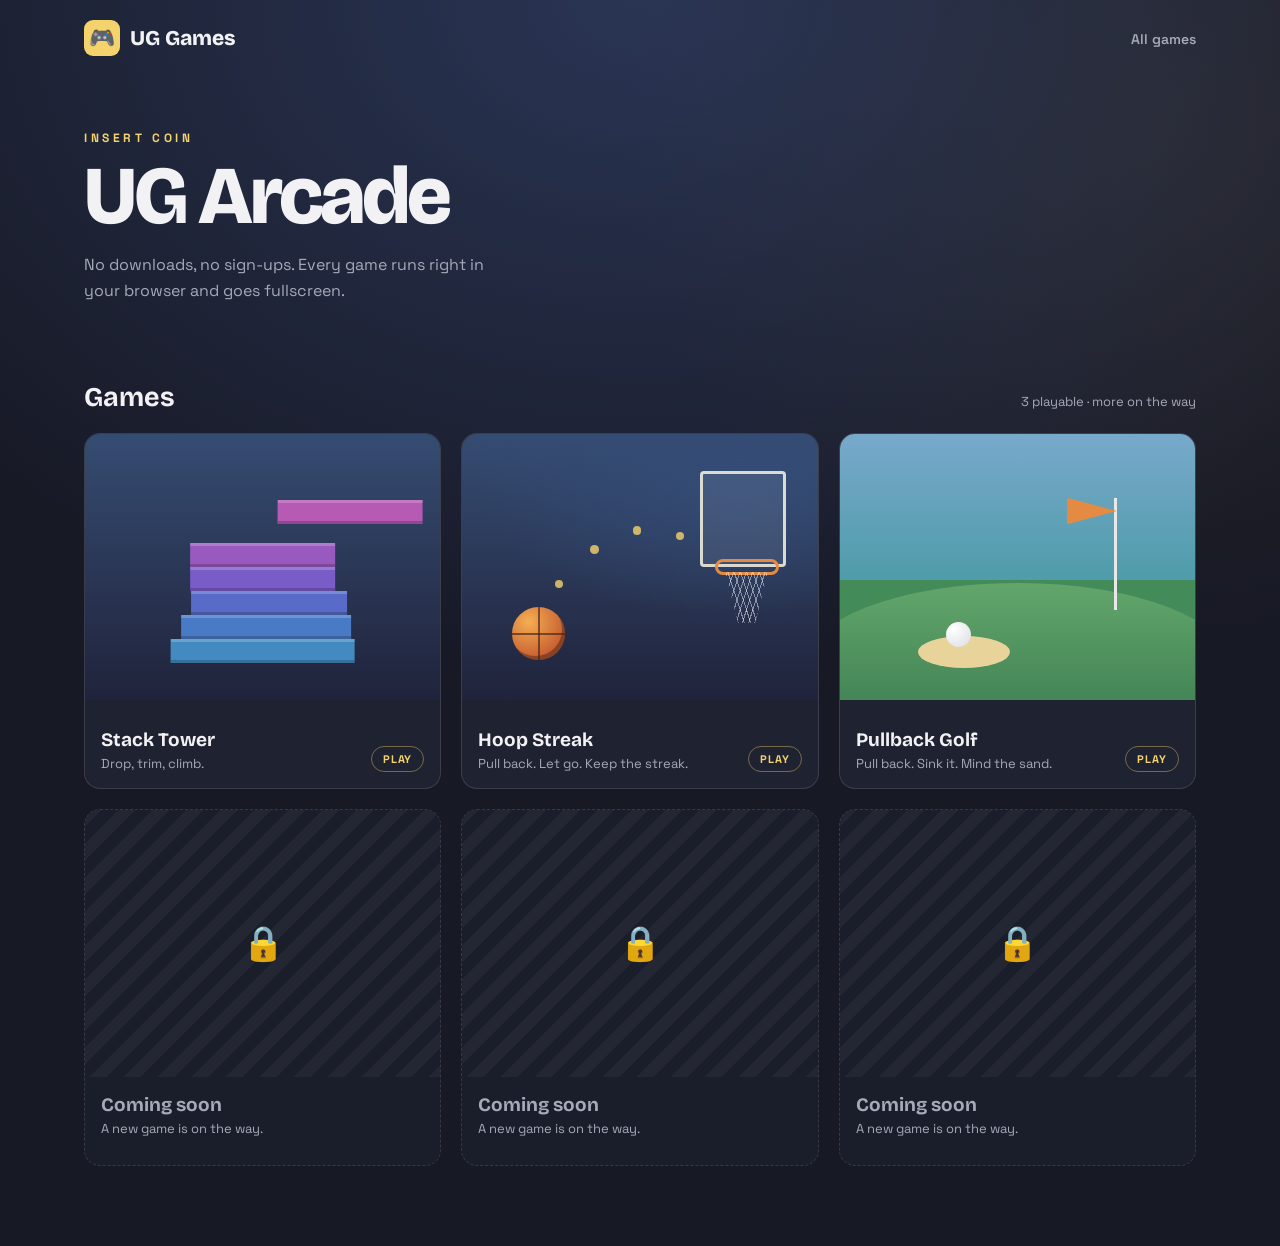
<file: public/index.html>
<!DOCTYPE html>
<html lang="en">
<head>
<meta charset="UTF-8">
<meta name="viewport" content="width=device-width, initial-scale=1">
<title>UG Games — Free browser games</title>
<meta name="description" content="Quick, free browser games you can play instantly.">
<link rel="preconnect" href="https://fonts.googleapis.com">
<link rel="preconnect" href="https://fonts.gstatic.com" crossorigin>
<link href="https://fonts.googleapis.com/css2?family=Bricolage+Grotesque:wght@400;600;700;800&family=Space+Grotesk:wght@400;500;600;700&display=swap" rel="stylesheet">

<style>
:root {
  color-scheme: dark;
  --bg: #171925;
  --card: #222634;
  --text: #f2f2f5;
  --muted: #a6a9b8;
  --gold: #f5d36c;
  --border: rgba(255,255,255,.12);
  --glow: 0 18px 50px -12px rgba(245,211,108,.35);
}

* { box-sizing: border-box; }

body {
  margin: 0;
  min-height: 100vh;
  background:
    radial-gradient(120% 90% at 50% 0%, rgba(50,65,105,.7), transparent 60%),
    radial-gradient(60% 60% at 90% 10%, rgba(150,120,55,.13), transparent 70%),
    var(--bg);
  color: var(--text);
  font-family: "Space Grotesk", sans-serif;
}

header {
  max-width: 1152px;
  margin: auto;
  padding: 20px;
  display: flex;
  align-items: center;
  justify-content: space-between;
}

.brand {
  display: flex;
  align-items: center;
  gap: 10px;
  color: var(--text);
  text-decoration: none;
  font-family: "Bricolage Grotesque", sans-serif;
  font-size: 21px;
  font-weight: 800;
}

.brand-icon {
  width: 36px;
  height: 36px;
  display: grid;
  place-items: center;
  border-radius: 9px;
  background: var(--gold);
  color: #292518;
  font-size: 21px;
}

nav a {
  color: var(--muted);
  font-size: 14px;
  font-weight: 600;
  text-decoration: none;
}

nav a:hover { color: white; }

main {
  width: 100%;
  max-width: 1152px;
  margin: auto;
  padding: 0 20px 80px;
}

.hero { padding: 42px 0 60px; }

.eyebrow {
  color: var(--gold);
  font-size: 12px;
  font-weight: 700;
  letter-spacing: .3em;
  text-transform: uppercase;
  animation: blink 1.6s ease-in-out infinite;
}

h1 {
  margin: 12px 0;
  font-family: "Bricolage Grotesque", sans-serif;
  font-size: clamp(52px, 8vw, 82px);
  font-weight: 800;
  line-height: .95;
  letter-spacing: -.04em;
}

.intro {
  max-width: 420px;
  color: var(--muted);
  line-height: 1.65;
}

.section-heading {
  display: flex;
  align-items: baseline;
  justify-content: space-between;
  gap: 12px;
  margin-bottom: 20px;
}

.section-heading h2 {
  margin: 0;
  font-family: "Bricolage Grotesque", sans-serif;
  font-size: 27px;
}

.section-heading span {
  color: var(--muted);
  font-size: 13px;
}

.games {
  display: grid;
  grid-template-columns: repeat(3, minmax(0, 1fr));
  gap: 20px;
}

.game-card {
  display: block;
  overflow: hidden;
  border: 1px solid var(--border);
  border-radius: 16px;
  background: rgba(34,38,52,.85);
  color: var(--text);
  text-decoration: none;
  transition: transform .25s, box-shadow .25s, border-color .25s;
}

.game-card:hover {
  transform: translateY(-5px);
  box-shadow: var(--glow);
  border-color: rgba(245,211,108,.4);
}

.thumb {
  position: relative;
  width: 100%;
  aspect-ratio: 4 / 3;
  overflow: hidden;
  background: linear-gradient(180deg,#354c72,#20233b);
}

.card-info {
  min-height: 88px;
  padding: 16px;
  display: flex;
  align-items: end;
  justify-content: space-between;
  gap: 10px;
}

.card-title {
  margin: 0;
  font-family: "Bricolage Grotesque", sans-serif;
  font-size: 19px;
  font-weight: 700;
}

.tagline {
  margin: 4px 0 0;
  color: var(--muted);
  font-size: 13px;
}

.play {
  padding: 5px 11px;
  border: 1px solid rgba(245,211,108,.4);
  border-radius: 30px;
  color: var(--gold);
  font-size: 11px;
  font-weight: 700;
  letter-spacing: .08em;
  text-transform: uppercase;
}

/* Stack Tower illustration */
.thumb-stack { overflow: hidden; }

.blk {
  position: absolute;
  left: 50%;
  height: 9%;
  box-shadow: inset 0 3px 0 rgba(255,255,255,.2),
              inset 0 -3px 0 rgba(0,0,0,.2);
  transition: transform .4s;
}

.blk:nth-child(1) { bottom:14%; width:52%; translate:-50% 0; background:#438ac0; }
.blk:nth-child(2) { bottom:23%; width:48%; translate:-48% 0; background:#487ac5; }
.blk:nth-child(3) { bottom:32%; width:44%; translate:-46% 0; background:#586bc8; }
.blk:nth-child(4) { bottom:41%; width:41%; translate:-50% 0; background:#795cc7; }
.blk:nth-child(5) { bottom:50%; width:41%; translate:-50% 0; background:#995ac0; }
.blk:nth-child(6) { bottom:66%; width:41%; translate:10% 0; background:#b65ab4; }
.game-card:hover .blk:nth-child(6) { transform:translateX(-60%); }

/* Hoop Streak illustration */
.thumb-hoop {
  background:
    radial-gradient(120% 90% at 78% 14%,#344c76,transparent 62%),
    linear-gradient(180deg,#354c72,#20233b);
}

.board {
  position:absolute;
  top:14%; right:9%;
  width:24%; height:36%;
  border:3px solid rgba(245,242,225,.85);
  border-radius:4px;
  background:rgba(255,255,255,.08);
}

.rim {
  position:absolute;
  top:47%; right:11%;
  width:18%; height:6%;
  border:3px solid #e58a42;
  border-radius:999px;
}

.net {
  position:absolute;
  top:52%; right:14%;
  width:12%; height:19%;
  background:
    repeating-linear-gradient(72deg,rgba(255,255,255,.45) 0 1px,transparent 1px 6px),
    repeating-linear-gradient(-72deg,rgba(255,255,255,.45) 0 1px,transparent 1px 6px);
  clip-path:polygon(0 0,100% 0,70% 100%,30% 100%);
}

.dot {
  position:absolute;
  width:2.4%;
  aspect-ratio:1;
  border-radius:50%;
  background:rgba(245,211,108,.8);
}

.dot:nth-child(4) { left:26%; bottom:42%; }
.dot:nth-child(5) { left:36%; bottom:55%; }
.dot:nth-child(6) { left:48%; bottom:62%; }
.dot:nth-child(7) { left:60%; bottom:60%; }

.ball {
  position:absolute;
  left:14%; bottom:15%;
  width:15%; aspect-ratio:1;
  border-radius:50%;
  background:radial-gradient(circle at 32% 28%,#f5ae53,#c65d31 72%);
  box-shadow:inset -3px -4px 0 rgba(0,0,0,.3);
  transition:transform .55s;
}

.ball::before, .ball::after {
  content:"";
  position:absolute;
  background:rgba(70,35,20,.65);
}

.ball::before {
  left:50%; top:0; bottom:0;
  width:2px; transform:translateX(-50%);
}

.ball::after {
  top:50%; left:0; right:0;
  height:2px; transform:translateY(-50%);
}

.game-card:hover .ball { transform:translate(330%,-175%); }

/* Pullback Golf illustration */
.thumb-golf {
  background:linear-gradient(180deg,#78a9cb,#4f9caa 55%,#438b59 55%);
}

.hill {
  position:absolute;
  left:-10%; right:-10%; bottom:-18%;
  height:62%;
  border-radius:50% 50% 0 0;
  background:linear-gradient(180deg,#62a66b,#39784e);
}

.bunker {
  position:absolute;
  left:22%; bottom:12%;
  width:26%; height:12%;
  border-radius:50%;
  background:#e8d49a;
}

.pole {
  position:absolute;
  right:22%; bottom:34%;
  width:3px; height:42%;
  background:#e8e8e8;
}

.flag {
  position:absolute;
  right:22%; bottom:66%;
  width:14%; height:10%;
  background:#e58a42;
  clip-path:polygon(0 0,100% 50%,0 100%);
  transition:transform .4s;
}

.gball {
  position:absolute;
  left:30%; bottom:20%;
  width:7%; aspect-ratio:1;
  border-radius:50%;
  background:radial-gradient(circle at 32% 28%,white,#d9dce2);
  transition:transform .55s;
}

.game-card:hover .gball { transform:translate(560%,30%); }
.game-card:hover .flag { transform:scaleX(1.15); }

/* Coming soon cards */
.placeholder {
  display:grid;
  place-items:center;
  background:repeating-linear-gradient(135deg,rgba(255,255,255,.04) 0 12px,transparent 12px 24px);
  color:var(--muted);
  font-size:34px;
}

.coming {
  border-style:dashed;
  background:rgba(34,38,52,.4);
}

.coming .card-title { color:var(--muted); }
.coming .card-info { display:block; }

@keyframes blink {
  0%,100% { opacity:1; }
  50% { opacity:.35; }
}

@media(max-width:750px) {
  .games { grid-template-columns:repeat(2,minmax(0,1fr)); }
}

@media(max-width:480px) {
  .games { grid-template-columns:1fr; }
  .hero { padding:35px 0 45px; }
  .section-heading h2 { font-size:23px; }
  .section-heading span { font-size:11px; }
}

@media(prefers-reduced-motion:reduce) {
  *, *::before, *::after {
    animation:none !important;
    transition:none !important;
  }
}
</style>
</head>

<body>

<header>
  <a class="brand" href="./">
    <span class="brand-icon">🎮</span>
    UG Games
  </a>
  <nav><a href="./">All games</a></nav>
</header>

<main>
  <section class="hero">
    <p class="eyebrow">Insert coin</p>
    <h1>UG Arcade</h1>
    <p class="intro">
      No downloads, no sign-ups. Every game runs right in your browser and goes fullscreen.
    </p>
  </section>

  <div class="section-heading">
    <h2>Games</h2>
    <span>3 playable · more on the way</span>
  </div>

  <section class="games">

    <a class="game-card" href="./games/stack-tower.html">
      <div class="thumb thumb-stack">
        <span class="blk"></span>
        <span class="blk"></span>
        <span class="blk"></span>
        <span class="blk"></span>
        <span class="blk"></span>
        <span class="blk"></span>
      </div>
      <div class="card-info">
        <div>
          <p class="card-title">Stack Tower</p>
          <p class="tagline">Drop, trim, climb.</p>
        </div>
        <span class="play">Play</span>
      </div>
    </a>

    <a class="game-card" href="./games/hoop-streak.html">
      <div class="thumb thumb-hoop">
        <span class="board"></span>
        <span class="rim"></span>
        <span class="net"></span>
        <span class="dot"></span>
        <span class="dot"></span>
        <span class="dot"></span>
        <span class="dot"></span>
        <span class="ball"></span>
      </div>
      <div class="card-info">
        <div>
          <p class="card-title">Hoop Streak</p>
          <p class="tagline">Pull back. Let go. Keep the streak.</p>
        </div>
        <span class="play">Play</span>
      </div>
    </a>

    <a class="game-card" href="./games/pullback-golf.html">
      <div class="thumb thumb-golf">
        <span class="hill"></span>
        <span class="bunker"></span>
        <span class="pole"></span>
        <span class="flag"></span>
        <span class="gball"></span>
      </div>
      <div class="card-info">
        <div>
          <p class="card-title">Pullback Golf</p>
          <p class="tagline">Pull back. Sink it. Mind the sand.</p>
        </div>
        <span class="play">Play</span>
      </div>
    </a>

    <div class="game-card coming">
      <div class="thumb placeholder">🔒</div>
      <div class="card-info">
        <p class="card-title">Coming soon</p>
        <p class="tagline">A new game is on the way.</p>
      </div>
    </div>

    <div class="game-card coming">
      <div class="thumb placeholder">🔒</div>
      <div class="card-info">
        <p class="card-title">Coming soon</p>
        <p class="tagline">A new game is on the way.</p>
      </div>
    </div>

    <div class="game-card coming">
      <div class="thumb placeholder">🔒</div>
      <div class="card-info">
        <p class="card-title">Coming soon</p>
        <p class="tagline">A new game is on the way.</p>
      </div>
    </div>

  </section>
</main>

</body>
</html>
</file>
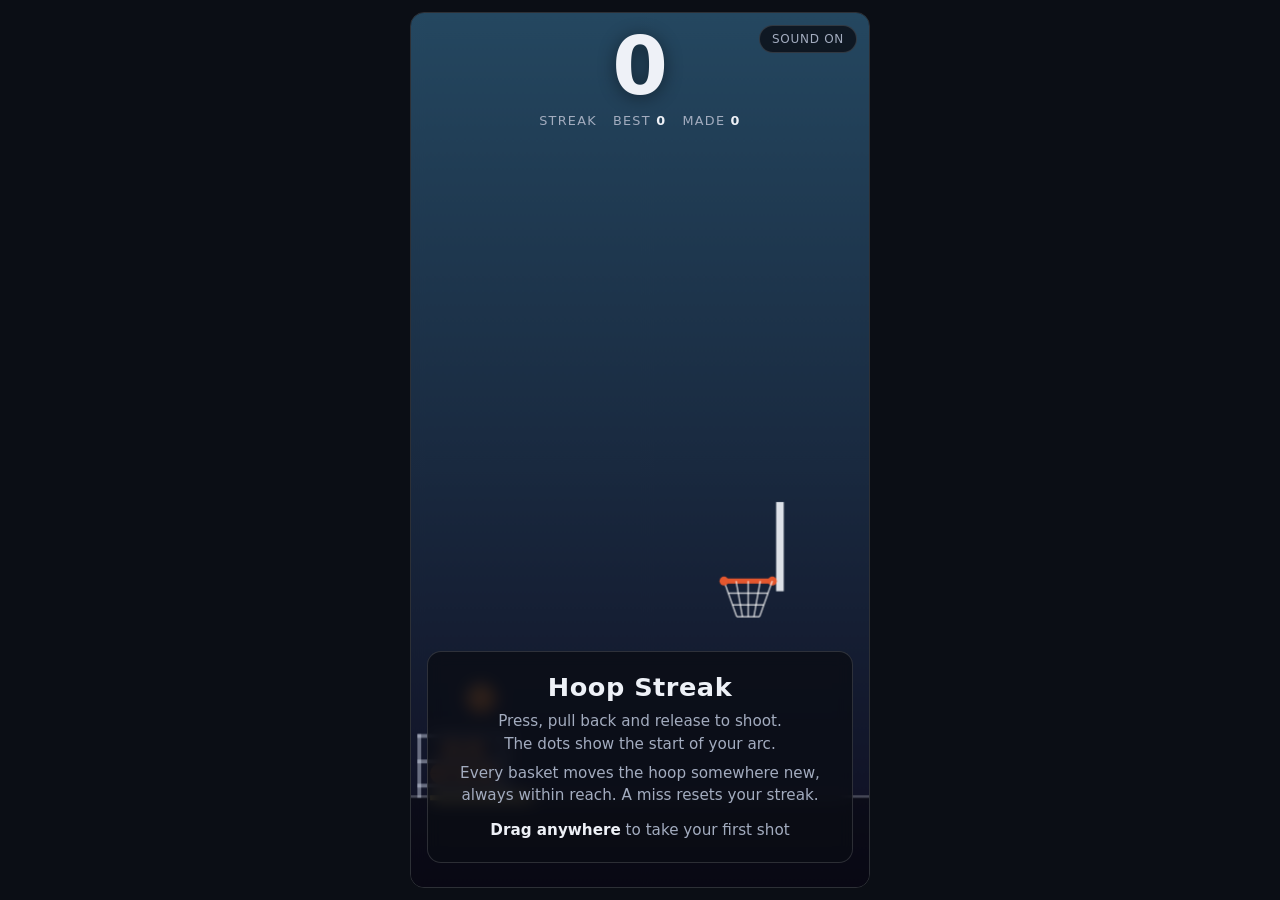
<file: public/games/hoop-streak.html>
<!doctype html>
<html lang="en">
<head>
<meta charset="utf-8">
<meta name="viewport" content="width=device-width, initial-scale=1, viewport-fit=cover, user-scalable=no">
<title>Hoop Streak</title>
<link rel="icon" href="data:image/svg+xml,%3Csvg xmlns=%27http://www.w3.org/2000/svg%27 viewBox=%270 0 100 100%27%3E%3Ctext y=%27.9em%27 font-size=%2790%27%3E🏀%3C/text%3E%3C/svg%3E">
<style>
[hidden] { display: none !important; }
:root {
  --bg: #0b0e15;
  --ink: #eef1f7;
  --muted: #a3acbf;
  --panel: rgba(10, 13, 20, 0.8);
  --line: rgba(255, 255, 255, 0.14);
  --gold: #ffd86b;
  --font: 'Space Grotesk', system-ui, -apple-system, 'Segoe UI', sans-serif;
  color-scheme: dark;
}
* { box-sizing: border-box; }
html, body { height: 100%; }
body {
  margin: 0;
  background: var(--bg);
  color: var(--ink);
  font-family: var(--font);
  padding-block: 12px;
  padding-left: max(16px, env(safe-area-inset-left, 0px));
  padding-right: max(16px, env(safe-area-inset-right, 0px));
  overflow: hidden;
  overscroll-behavior: none;
}
.stage {
  position: relative;
  height: 100%;
  max-width: 460px;
  margin: 0 auto;
  border: 1px solid var(--line);
  border-radius: 14px;
  overflow: hidden;
  cursor: crosshair;
  touch-action: none;
  user-select: none;
  -webkit-user-select: none;
  -webkit-tap-highlight-color: transparent;
}
canvas { display: block; width: 100%; height: 100%; }
.hud {
  position: absolute;
  top: 0; left: 0; right: 0;
  padding: 14px 14px 0;
  text-align: center;
  pointer-events: none;
}
.score {
  font-size: clamp(3.5rem, 15vw, 5rem);
  font-weight: 700;
  line-height: 1;
  font-variant-numeric: tabular-nums;
  text-shadow: 0 2px 18px rgba(0, 0, 0, 0.45);
}
.score.pop { animation: pop 0.22s ease-out; }
@keyframes pop { 0% { transform: scale(1.18); } 100% { transform: scale(1); } }
.sub {
  margin-top: 6px;
  display: flex;
  justify-content: center;
  gap: 16px;
  font-size: 0.8rem;
  letter-spacing: 0.1em;
  text-transform: uppercase;
  color: var(--muted);
  font-variant-numeric: tabular-nums;
}
.sub b { color: var(--ink); font-weight: 700; }
.mute {
  position: absolute;
  top: 12px; right: 12px;
  background: var(--panel);
  color: var(--muted);
  border: 1px solid var(--line);
  border-radius: 999px;
  padding: 6px 12px;
  font: 500 0.75rem var(--font);
  letter-spacing: 0.06em;
  text-transform: uppercase;
  cursor: pointer;
}
.mute:focus-visible { outline: 2px solid var(--gold); outline-offset: 2px; }
.toast {
  position: absolute;
  left: 0; right: 0;
  top: 27%;
  text-align: center;
  font-weight: 700;
  font-size: 1.35rem;
  letter-spacing: 0.16em;
  color: var(--gold);
  text-shadow: 0 2px 14px rgba(0, 0, 0, 0.5);
  opacity: 0;
  pointer-events: none;
}
.toast.miss { color: #ff9a8a; }
.toast small { display: block; margin-top: 4px; font-size: 0.8rem; letter-spacing: 0.12em; color: var(--ink); }
.toast.show { animation: toast 1s ease-out; }
@keyframes toast {
  0% { opacity: 0; transform: translateY(10px) scale(0.92); }
  15% { opacity: 1; transform: translateY(0) scale(1.05); }
  70% { opacity: 1; transform: translateY(0) scale(1); }
  100% { opacity: 0; transform: translateY(-14px) scale(1); }
}
.panel {
  position: absolute;
  left: 16px; right: 16px; bottom: 24px;
  background: var(--panel);
  -webkit-backdrop-filter: blur(8px);
  backdrop-filter: blur(8px);
  border: 1px solid var(--line);
  border-radius: 14px;
  padding: 20px;
  text-align: center;
}
.panel h1 { margin: 0 0 8px; font-size: 1.6rem; letter-spacing: 0.02em; }
.panel p { margin: 0; color: var(--muted); font-size: 0.95rem; line-height: 1.5; text-wrap: balance; }
.panel p + p { margin-top: 6px; }
.panel .kbd { color: var(--ink); font-weight: 700; }
@media (prefers-reduced-motion: reduce) {
  .score.pop { animation: none; }
  .toast.show { animation: fade 1s linear; }
  @keyframes fade { 0%, 80% { opacity: 1; } 100% { opacity: 0; } }
}
</style>
</head>
<body>

<div class="stage" id="stage">
  <canvas id="c" aria-label="Hoop Streak game field"></canvas>
  <div class="hud">
    <div class="score" id="score" aria-live="off">0</div>
    <div class="sub"><span>Streak</span><span>Best <b id="best">0</b></span><span>Made <b id="made">0</b></span></div>
  </div>
  <button class="mute" id="mute" type="button" aria-pressed="false">Sound on</button>
  <div class="toast" id="toast" aria-live="polite"></div>

  <div class="panel" id="ready">
    <h1>Hoop Streak</h1>
    <p>Press, pull back and release to shoot. The dots show the start of your arc.</p>
    <p>Every basket moves the hoop somewhere new, always within reach. A miss resets your streak.</p>
    <p style="margin-top:12px"><span class="kbd">Drag anywhere</span> to take your first shot</p>
  </div>
</div>

<script>
(function () {
  'use strict';
  var stage = document.getElementById('stage');
  var cv = document.getElementById('c');
  var ctx = cv.getContext('2d');
  var elScore = document.getElementById('score');
  var elBest = document.getElementById('best');
  var elMade = document.getElementById('made');
  var elToast = document.getElementById('toast');
  var elReady = document.getElementById('ready');
  var btnMute = document.getElementById('mute');

  // World: 360 units wide, y grows UP from the floor. Origin x is the center of the field.
  var VW = 360, FLOOR = 70, G = 900, K = 5, MAXD = 160, VMAX = MAXD * K;
  var BR = 11, RR = 19, RIM = 3.5, BX = -125, BY = 78, HUE0 = 205;
  var cw = 0, ch = 0, dpr = 1, S = 1, VH = 640, H = 570;

  var hoop = { x: 85, y: 170 }, hFrom, hTo, hT = 1;
  var ball = { x: BX, y: BY, vx: 0, vy: 0, rot: 0, spin: 0 };
  var state = 'ready', streak = 0, made = 0, best = 0, bgHue = HUE0;
  var timer = 0, flyT = 0, scored = false, missed = false, rimHit = false, pendingMove = false;
  var ballScale = 1, netT = 0, aim = null, last = 0, muted = false, audio = null;

  try { best = parseInt(localStorage.getItem('hoopstreak-best'), 10) || 0; } catch (e) {}

  function resize() {
    var r = stage.getBoundingClientRect();
    dpr = Math.min(window.devicePixelRatio || 1, 2);
    cw = Math.max(1, r.width);
    ch = Math.max(1, r.height);
    cv.width = Math.round(cw * dpr);
    cv.height = Math.round(ch * dpr);
    S = cw / VW;
    VH = ch / S;
    H = VH - FLOOR;
    var maxY = Math.min(300, H - 110);
    if (hoop.y > maxY) { hoop.y = maxY; if (!feasible(hoop.x, hoop.y)) pickHoop(true); }
  }

  /* A hoop spot is fair when a shot at a comfortable power (under 85% of max) can drop
     through it on a downward arc, at several different angles, without leaving the screen. */
  function feasible(hx, hy) {
    var dx = hx - BX, dy = hy - BY, ok = 0;
    for (var a = 35; a <= 80; a += 2.5) {
      var th = a * Math.PI / 180, c = Math.cos(th), t = Math.tan(th);
      var d = dx * t - dy;
      if (d <= 0) continue;
      var v2 = G * dx * dx / (2 * c * c * d), v = Math.sqrt(v2);
      if (v > VMAX * 0.85) continue;
      var vx = v * c, vy = v * Math.sin(th) - G * dx / vx;
      if (vy >= 0 || -vy / vx < 0.58) continue;
      var apex = BY + (v * Math.sin(th)) * (v * Math.sin(th)) / (2 * G);
      if (apex > H - 20) continue;
      ok++;
    }
    return ok >= 3;
  }

  function pickHoop(instant) {
    var maxY = Math.min(300, H - 110), nx, ny, i;
    for (i = 0; i < 300; i++) {
      nx = -10 + Math.random() * 130;
      ny = 115 + Math.random() * (maxY - 115);
      if (!feasible(nx, ny)) continue;
      if (Math.hypot(nx - hoop.x, ny - hoop.y) < 70) continue;
      break;
    }
    if (i === 300) { nx = 85; ny = 150; }
    if (instant) { hoop.x = nx; hoop.y = ny; hT = 1; return; }
    hFrom = { x: hoop.x, y: hoop.y };
    hTo = { x: nx, y: ny };
    hT = 0;
  }

  function resetBall() {
    ball.x = BX; ball.y = BY; ball.vx = 0; ball.vy = 0; ball.spin = 0;
    ballScale = 0;
    scored = false; missed = false; rimHit = false; flyT = 0;
    state = 'aim';
  }

  function updateHud(pop) {
    elScore.textContent = streak;
    elBest.textContent = best;
    elMade.textContent = made;
    if (pop) {
      elScore.classList.remove('pop');
      void elScore.offsetWidth;
      elScore.classList.add('pop');
    }
  }

  function showToast(main, sub, bad) {
    elToast.innerHTML = '';
    elToast.className = 'toast' + (bad ? ' miss' : '');
    elToast.appendChild(document.createTextNode(main));
    if (sub) {
      var s = document.createElement('small');
      s.textContent = sub;
      elToast.appendChild(s);
    }
    void elToast.offsetWidth;
    elToast.classList.add('show');
  }

  /* ---------- sound ---------- */
  function ensureAudio() {
    if (audio) { if (audio.state === 'suspended') { try { audio.resume(); } catch (e) {} } return; }
    try { audio = new (window.AudioContext || window.webkitAudioContext)(); } catch (e) { audio = null; }
  }
  function tone(freq, dur, type, vol) {
    if (muted || !audio) return;
    try {
      var o = audio.createOscillator(), g = audio.createGain(), t = audio.currentTime;
      o.type = type || 'sine';
      o.frequency.value = freq;
      g.gain.setValueAtTime(vol || 0.1, t);
      g.gain.exponentialRampToValueAtTime(0.0001, t + dur);
      o.connect(g); g.connect(audio.destination);
      o.start(t); o.stop(t + dur);
    } catch (e) {}
  }
  var SCALE = [0, 2, 4, 7, 9, 12, 14, 16];

  /* ---------- game flow ---------- */
  function shoot(vx, vy) {
    ball.vx = vx; ball.vy = vy; ball.spin = -vx * 0.02;
    state = 'fly';
    tone(330, 0.12, 'triangle', 0.08);
  }

  function score() {
    scored = true;
    streak++; made++;
    var wasBest = streak > best && best > 0 && streak === best + 1;
    if (streak > best) {
      best = streak;
      try { localStorage.setItem('hoopstreak-best', String(best)); } catch (e) {}
    }
    ball.vx *= 0.3; ball.vy *= 0.55;
    netT = 0.6;
    pendingMove = true;
    state = 'wait'; timer = 0.9;
    showToast(rimHit ? 'BASKET' : 'SWISH', wasBest ? 'new best' : (streak > 1 ? streak + ' in a row' : ''));
    tone(523.25 * Math.pow(2, SCALE[Math.min(streak - 1, SCALE.length - 1)] / 12), 0.4, 'triangle', 0.16);
    updateHud(true);
  }

  function miss() {
    missed = true;
    if (streak > 0) showToast('MISS', streak + ' streak lost', true);
    streak = 0;
    pendingMove = false;
    state = 'wait'; timer = 0.8;
    tone(140, 0.4, 'sawtooth', 0.07);
    updateHud(false);
  }

  /* ---------- physics ---------- */
  function hitPoint(px, py) {
    var dx = ball.x - px, dy = ball.y - py, d = Math.hypot(dx, dy), m = BR + RIM;
    if (d >= m || d === 0) return;
    var nx = dx / d, ny = dy / d;
    ball.x = px + nx * m; ball.y = py + ny * m;
    var vn = ball.vx * nx + ball.vy * ny;
    if (vn < 0) {
      ball.vx -= 1.8 * vn * nx;
      ball.vy -= 1.8 * vn * ny;
      ball.spin += (Math.random() - 0.5) * 6;
      if (!rimHit || Math.abs(vn) > 60) tone(190 + Math.random() * 40, 0.12, 'square', 0.06);
      rimHit = true;
    }
  }

  function step(h) {
    var prevY = ball.y;
    ball.vy -= G * h;
    ball.x += ball.vx * h;
    ball.y += ball.vy * h;
    ball.rot += ball.spin * h;

    hitPoint(hoop.x - RR, hoop.y);
    hitPoint(hoop.x + RR, hoop.y);

    // backboard: left face at hoop.x + RR + 3, spans from just under the rim to 62 above it
    var bx = hoop.x + RR + 3;
    if (ball.y > hoop.y - 8 && ball.y < hoop.y + 62 + BR && ball.x + BR > bx && ball.x < bx + 6 && ball.vx > 0) {
      ball.x = bx - BR;
      ball.vx = -ball.vx * 0.8;
      rimHit = true;
      tone(150, 0.1, 'square', 0.06);
    }

    if (ball.y < BR) {
      ball.y = BR;
      if (ball.vy < -40) tone(110, 0.08, 'sine', 0.08);
      ball.vy = -ball.vy * 0.7;
      ball.vx *= 0.9;
      if (Math.abs(ball.vy) < 25) ball.vy = 0;
    }

    if (state === 'fly') {
      if (!scored && prevY > hoop.y && ball.y <= hoop.y && ball.vy < 0 &&
          ball.x > hoop.x - RR && ball.x < hoop.x + RR) {
        score();
      } else if (ball.vy < 0 && ball.y < hoop.y - 30) {
        miss();
      } else if (Math.abs(ball.x) > VW / 2 + 30 || ball.y < BR + 0.5 && flyT > 0.1) {
        miss();
      }
    }
  }

  function update(dt) {
    if (hT < 1) {
      hT = Math.min(1, hT + dt / 0.6);
      var e = 1 - Math.pow(1 - hT, 3);
      hoop.x = hFrom.x + (hTo.x - hFrom.x) * e;
      hoop.y = hFrom.y + (hTo.y - hFrom.y) * e;
    }
    if (state === 'fly' || state === 'wait') {
      flyT += dt;
      var n = Math.max(1, Math.ceil(dt / (1 / 240))), h = dt / n;
      for (var i = 0; i < n; i++) step(h);
      if (state === 'fly' && flyT > 6) miss();
    }
    if (state === 'wait') {
      timer -= dt;
      if (timer <= 0) {
        if (pendingMove) { pickHoop(false); pendingMove = false; }
        resetBall();
      }
    }
    if (ballScale < 1) ballScale = Math.min(1, ballScale + dt * 5);
    if (netT > 0) netT = Math.max(0, netT - dt);
    var target = HUE0 + streak * 6;
    bgHue += (target - bgHue) * Math.min(1, dt * 2);
  }

  /* ---------- drawing ---------- */
  function drawBall(x, y, rot, sc) {
    ctx.save();
    ctx.translate(x, y);
    ctx.rotate(rot);
    ctx.scale(sc, sc);
    ctx.fillStyle = '#f08a3c';
    ctx.beginPath(); ctx.arc(0, 0, BR, 0, Math.PI * 2); ctx.fill();
    ctx.strokeStyle = 'rgba(60,25,5,0.75)';
    ctx.lineWidth = 1.4;
    ctx.beginPath(); ctx.moveTo(-BR, 0); ctx.lineTo(BR, 0); ctx.moveTo(0, -BR); ctx.lineTo(0, BR); ctx.stroke();
    ctx.beginPath(); ctx.arc(-BR * 1.35, 0, BR * 0.95, -0.9, 0.9); ctx.stroke();
    ctx.beginPath(); ctx.arc(BR * 1.35, 0, BR * 0.95, Math.PI - 0.9, Math.PI + 0.9); ctx.stroke();
    ctx.fillStyle = 'rgba(255,255,255,0.2)';
    ctx.beginPath(); ctx.arc(-3, 4, 4, 0, Math.PI * 2); ctx.fill();
    ctx.restore();
  }

  function drawNet() {
    var hx = hoop.x, hy = hoop.y;
    var stretch = netT > 0 ? Math.sin(netT / 0.6 * Math.PI) * 9 : 0;
    var sway = netT > 0 ? Math.sin(netT * 28) * netT * 6 : 0;
    var by = hy - 28 - stretch, i, f;
    ctx.strokeStyle = 'rgba(255,255,255,0.7)';
    ctx.lineWidth = 1.2;
    for (i = 0; i < 5; i++) {
      ctx.beginPath();
      ctx.moveTo(hx - RR + i * RR / 2, hy);
      ctx.lineTo(hx - 9 + i * 4.5 + sway, by);
      ctx.stroke();
    }
    for (f = 0.34; f <= 1.01; f += 0.33) {
      ctx.beginPath();
      for (i = 0; i < 5; i++) {
        var tx = hx - RR + i * RR / 2, bx2 = hx - 9 + i * 4.5 + sway;
        var px = tx + (bx2 - tx) * f, py = hy + (by - hy) * f;
        if (i === 0) ctx.moveTo(px, py); else ctx.lineTo(px, py);
      }
      ctx.stroke();
    }
  }

  function drawMini(x, y) {
    ctx.fillStyle = '#f08a3c';
    ctx.beginPath(); ctx.arc(x, y, 8, 0, Math.PI * 2); ctx.fill();
    ctx.strokeStyle = 'rgba(60,25,5,0.7)';
    ctx.lineWidth = 1;
    ctx.beginPath(); ctx.moveTo(x - 8, y); ctx.lineTo(x + 8, y); ctx.moveTo(x, y - 8); ctx.lineTo(x, y + 8); ctx.stroke();
  }

  // background ball rack, sitting under the floating ball
  function drawRack() {
    var x0 = BX - 50, x1 = BX + 20;
    ctx.save();
    ctx.globalAlpha = 0.5;
    ctx.fillStyle = 'rgba(210,218,235,0.9)';
    ctx.fillRect(x0, 8, x1 - x0, 3);
    ctx.fillRect(x0, 27, x1 - x0, 3);
    ctx.fillRect(x0, 0, 3, 50);
    ctx.fillRect(x1 - 3, 0, 3, 50);
    ctx.fillRect(x0, 47, x1 - x0, 3);
    var xs = [BX - 32, BX - 14, BX + 4];
    for (var i = 0; i < 3; i++) drawMini(xs[i], 19);
    drawMini(xs[0] + 9, 38); drawMini(xs[1] + 9, 38);
    ctx.restore();
  }

  function draw() {
    ctx.setTransform(dpr, 0, 0, dpr, 0, 0);
    var h = ((bgHue % 360) + 360) % 360;
    var g = ctx.createLinearGradient(0, 0, 0, ch);
    g.addColorStop(0, 'hsl(' + h + ',45%,26%)');
    g.addColorStop(1, 'hsl(' + (h + 40) + ',42%,9%)');
    ctx.fillStyle = g;
    ctx.fillRect(0, 0, cw, ch);

    // y-up world, origin at field center on the floor line
    ctx.setTransform(dpr * S, 0, 0, -dpr * S, dpr * cw / 2, dpr * S * (VH - FLOOR));

    ctx.fillStyle = 'rgba(0,0,0,0.38)';
    ctx.fillRect(-400, -600, 800, 600);
    ctx.fillStyle = 'rgba(255,255,255,0.22)';
    ctx.fillRect(-VW / 2, 0, VW, 2);
    ctx.fillStyle = '#ffd86b';
    ctx.fillRect(BX - 40, -2, 80, 4);

    drawRack();

    var hx = hoop.x, hy = hoop.y;
    // backboard and support arm
    ctx.fillStyle = 'rgba(238,241,247,0.92)';
    ctx.fillRect(hx + RR + 3, hy - 8, 6, 70);
    ctx.fillStyle = '#e4572e';
    ctx.fillRect(hx - RR, hy - 2, RR * 2 + 3, 4);
    ctx.beginPath(); ctx.arc(hx + RR, hy, RIM, 0, Math.PI * 2); ctx.fill();

    // ball sits between the back rim and the net so a swish reads correctly
    if (ballScale > 0 && (state !== 'wait' || !pendingMove || ball.y > 0)) {
      drawBall(ball.x, ball.y, ball.rot, ballScale);
    }
    drawNet();
    ctx.fillStyle = '#e4572e';
    ctx.beginPath(); ctx.arc(hx - RR, hy, RIM, 0, Math.PI * 2); ctx.fill();

    // aim preview
    if (aim && state === 'aim') {
      var v = aimVel();
      for (var i = 1; i <= 14; i++) {
        var t = i * 0.055;
        var px = BX + v.vx * t, py = BY + v.vy * t - 0.5 * G * t * t;
        ctx.fillStyle = 'rgba(255,255,255,' + (0.85 - i * 0.05) + ')';
        ctx.beginPath(); ctx.arc(px, py, 3.2 - i * 0.1, 0, Math.PI * 2); ctx.fill();
      }
    }
  }

  function frame(ts) {
    var dt = Math.min(0.05, (ts - last) / 1000 || 0);
    last = ts;
    update(dt);
    draw();
    requestAnimationFrame(frame);
  }

  /* ---------- input: press, pull back, release ---------- */
  function aimVel() {
    var dx = (aim.px - aim.sx) / S, dy = (aim.py - aim.sy) / S;
    var len = Math.hypot(dx, dy);
    if (len > MAXD) { dx *= MAXD / len; dy *= MAXD / len; len = MAXD; }
    return { vx: -dx * K, vy: dy * K, len: len };
  }

  stage.addEventListener('pointerdown', function (e) {
    if (e.target.closest && e.target.closest('button')) return;
    e.preventDefault();
    ensureAudio();
    if (state === 'ready') { elReady.hidden = true; resetBall(); }
    if (state !== 'aim') return;
    var r = stage.getBoundingClientRect();
    aim = { sx: e.clientX - r.left, sy: e.clientY - r.top, px: e.clientX - r.left, py: e.clientY - r.top, id: e.pointerId };
    try { stage.setPointerCapture(e.pointerId); } catch (err) {}
  });
  stage.addEventListener('pointermove', function (e) {
    if (!aim || e.pointerId !== aim.id) return;
    var r = stage.getBoundingClientRect();
    aim.px = e.clientX - r.left; aim.py = e.clientY - r.top;
  });
  function release(e, cancel) {
    if (!aim || e.pointerId !== aim.id) return;
    var v = aimVel();
    aim = null;
    if (!cancel && state === 'aim' && v.len > 14) shoot(v.vx, v.vy);
  }
  stage.addEventListener('pointerup', function (e) { release(e, false); });
  stage.addEventListener('pointercancel', function (e) { release(e, true); });

  btnMute.addEventListener('click', function () {
    muted = !muted;
    btnMute.textContent = muted ? 'Sound off' : 'Sound on';
    btnMute.setAttribute('aria-pressed', muted ? 'true' : 'false');
    if (!muted) ensureAudio();
    btnMute.blur();
  });

  window.addEventListener('resize', resize);
  if (window.ResizeObserver) new ResizeObserver(resize).observe(stage);
  resize();
  if (!feasible(hoop.x, hoop.y)) pickHoop(true);
  updateHud(false);
  requestAnimationFrame(frame);
})();
</script>

</body>
</html>
</file>
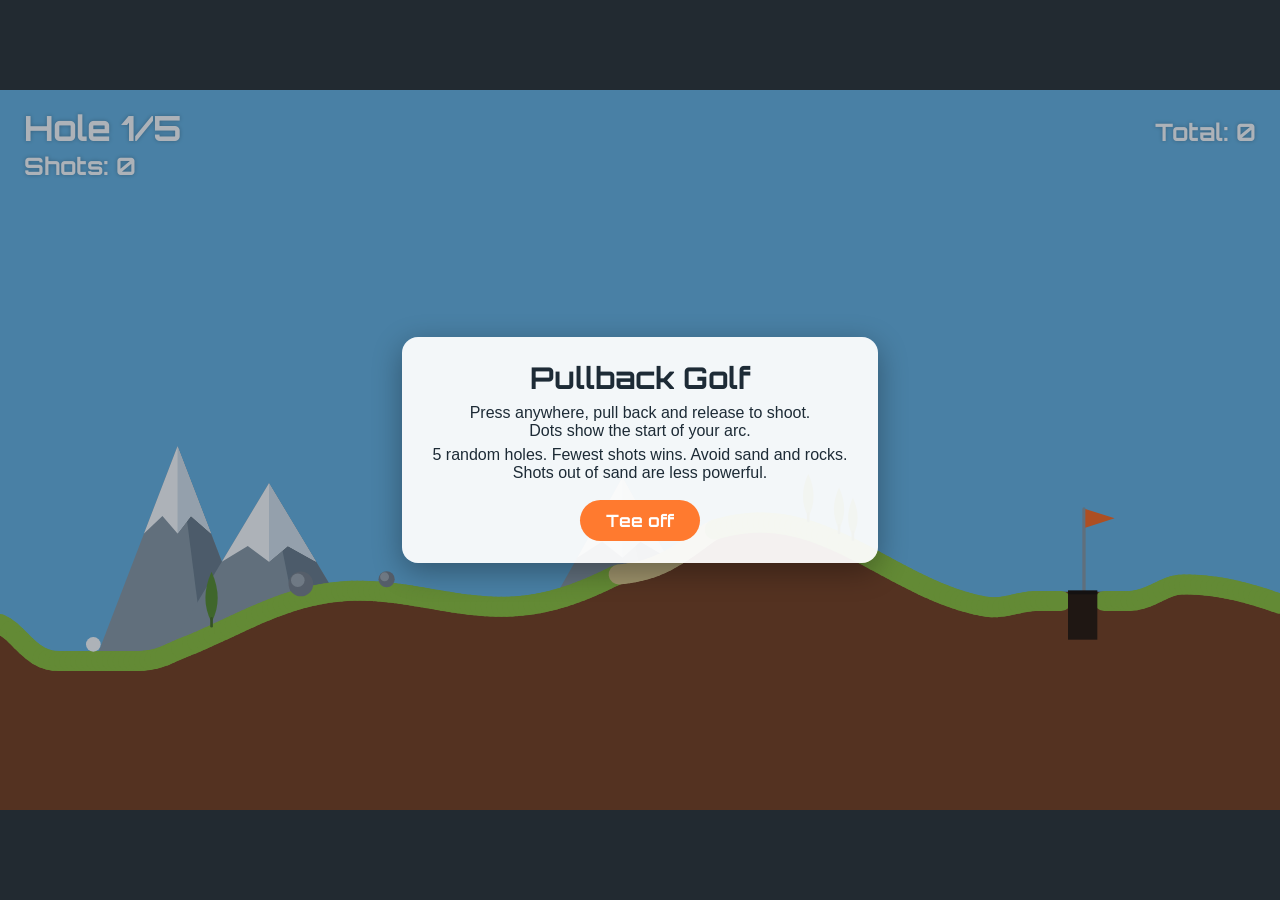
<file: public/games/pullback-golf.html>
<!DOCTYPE html>
<html lang="en">
<head>
<meta charset="utf-8">
<meta name="viewport" content="width=device-width, initial-scale=1, viewport-fit=cover">
<title>Pullback Golf</title>
<link href="https://fonts.googleapis.com/css2?family=Orbitron:wght@700&display=swap" rel="stylesheet">
<style>
:root{--bg:#222a31;--panel:#ffffffee;--ink:#1d2b36;--btn:#ff7a2f;--btnink:#fff;box-sizing:border-box;padding-top:env(safe-area-inset-top,0px);padding-bottom:env(safe-area-inset-bottom,0px)}
@media (prefers-color-scheme:dark){:root:not([data-theme="light"]){--bg:#1a2026;--panel:#e9f1f7f2;--ink:#1d2b36}}
html,body{height:100%;margin:0;background:var(--bg);overflow:hidden;font-family:'Trebuchet MS',Verdana,sans-serif}
#wrap{height:100%;display:flex;align-items:center;justify-content:center}
#stage{position:relative;width:min(100vw,calc((100vh - env(safe-area-inset-top,0px) - env(safe-area-inset-bottom,0px))*16/9));aspect-ratio:16/9;touch-action:none;user-select:none}
canvas{position:absolute;inset:0;width:100%;height:100%;display:block}
#ov{position:absolute;inset:0;display:flex;align-items:center;justify-content:center;background:#0a1a2a55}
#ov[hidden]{display:none}
.card{background:var(--panel);color:var(--ink);border-radius:16px;padding:22px 30px;text-align:center;max-width:80%;box-shadow:0 8px 30px #0005}
.card h1{font:700 clamp(18px,3.4vw,30px) Orbitron,sans-serif;margin:0 0 8px}
.card p{margin:6px 0;font-size:clamp(12px,1.8vw,16px)}
.card button{margin-top:12px;border:0;border-radius:24px;padding:10px 26px;background:var(--btn);color:var(--btnink);font:700 clamp(13px,2vw,17px) Orbitron,sans-serif;cursor:pointer}
table{margin:8px auto;border-collapse:collapse;font-size:clamp(12px,1.8vw,16px)}
td,th{padding:3px 14px;border-bottom:1px solid #0002}
</style>
</head>
<body>
<div id="wrap"><div id="stage"><canvas id="c"></canvas><div id="ov"></div></div></div>
<script>
(function(){
var W=960,H=540,G=900,R=5.5,MAXD=75,K=950/MAXD,HOLES=5,ST=4,SAND=.7;
var cv=document.getElementById('c'),ctx=cv.getContext('2d'),ov=document.getElementById('ov'),stage=document.getElementById('stage');
var sc=1,T=[],sand=[],cup=[],ball={},hole={},pond=null,rocks=[],trees=[],mts=[],zones=[];
var state='intro',hi=0,scores=[],strokes=0,aim=null,still=0,rollT=0,toast='',toastT=0,sinkT=0,last={x:0,y:0};
function rnd(a,b){return a+Math.random()*(b-a)}
function ss(t){return t*t*(3-2*t)}
function getH(x){if(Math.abs(x-hole.x)<11)return hole.y+34;return tH(x)}
function tH(x){var f=x/ST;if(f<0)f=0;if(f>T.length-1.001)f=T.length-1.001;var i=f|0;return T[i]+(T[i+1]-T[i])*(f-i)}
function isSand(x){var i=Math.round(x/ST);return sand[Math.max(0,Math.min(T.length-1,i))]}
function free(a,b){for(var i=0;i<zones.length;i++)if(a<zones[i][1]+35&&b>zones[i][0]-35)return false;return true}
function flat(cx,half,fall,y){for(var i=0;i<T.length;i++){var d=Math.abs(i*ST-cx),w=d<half?1:d<half+fall?1-ss((d-half)/fall):0;T[i]=T[i]*(1-w)+y*w}}
function gen(n){
  hole={};T=[];sand=[];cup=[];rocks=[];trees=[];mts=[];zones=[];pond=null;
  var base=rnd(350,400),a1=rnd(25,50),f1=rnd(.004,.008),p1=rnd(0,6),a2=rnd(8,22),f2=rnd(.012,.022),p2=rnd(0,6),sl=rnd(-.05,.05);
  for(var i=0;i<=W/ST;i++){var x=i*ST;T.push(base+a1*Math.sin(x*f1+p1)+a2*Math.sin(x*f2+p2)+sl*(x-480));sand.push(false);cup.push(false)}
  var hx=Math.round(rnd(700,880)/ST)*ST,ty=getH(70),hy=getH(hx);
  flat(70,26,40,ty);flat(hx,34,40,hy);hy=getH(hx);
  zones.push([30,115],[hx-75,hx+75]);
  var tries,w,s;
  if(false){for(tries=0;tries<25;tries++){w=rnd(90,140);s=rnd(190,hx-w-90);if(free(s,s+w)){
    for(var i=0;i<T.length;i++){var x=i*ST;if(x>=s&&x<=s+w)T[i]+=48*Math.sin(Math.PI*(x-s)/w)}
    pond={a:s,b:s+w,y:Math.min(getH(s),getH(s+w))+7};zones.push([s,s+w]);break}}}
  var ns=1+(Math.random()<.5)+(n>2);
  for(var k=0;k<ns;k++)for(tries=0;tries<25;tries++){w=rnd(70,110);s=rnd(160,hx-w-85);if(free(s,s+w)){
    for(var i=0;i<T.length;i++){var x=i*ST;if(x>=s&&x<=s+w){T[i]+=9*Math.sin(Math.PI*(x-s)/w);sand[i]=true}}
    zones.push([s,s+w]);break}}
  var nr=1+(Math.random()<.6)+(n>1);
  for(var k=0;k<nr;k++)for(tries=0;tries<25;tries++){var rx=rnd(200,hx-90),rr=rnd(6,10);if(free(rx-rr,rx+rr)){rocks.push({x:rx,y:getH(rx)-rr*.45,r:rr});zones.push([rx-rr,rx+rr]);break}}
  for(var i=0;i<T.length;i++)if(Math.abs(i*ST-hx)<=12){cup[i]=true}
  hole={x:hx,y:hy};
  for(var k=0;k<3;k++)mts.push({x:rnd(100,860),w:rnd(180,300),h:rnd(110,170)});
  for(var k=0;k<7;k++){var tx=rnd(130,930);if(free(tx-8,tx+8))trees.push({x:tx,s:rnd(.7,1.2)})}
  ball={x:70,y:ty-R,vx:0,vy:0};last={x:70,y:ty-R};strokes=0;state='aim';still=0;
}
function resize(){var r=stage.getBoundingClientRect(),d=window.devicePixelRatio||1;cv.width=Math.round(r.width*d);cv.height=Math.round(r.height*d);sc=cv.width/W}
function msg(t,ms){toast=t;toastT=ms||1.4}
var anc=null;
function settle(){ball.vx=ball.vy=0;anc=null;if(inCup()&&ball.y>hole.y){state='holed';sinkT=0}else{state='aim';still=0;if(isSand(ball.x))msg('Landed in sand — your next shot is less powerful!',2.4)}}
function shoot(vx,vy){anc=null;last={x:ball.x,y:ball.y};ball.vx=vx;ball.vy=vy;strokes++;state='roll';still=0;rollT=0}
function oob(){var b=ball;b.x=70;b.y=getH(70)-R;b.vx=b.vy=0;strokes++;state='aim';still=0;msg('Out of bounds! +1 shot',1.6)}
function seg(ax,ay,bx,by,e,fr,dt){var b=ball,ux=bx-ax,uy=by-ay,t=((b.x-ax)*ux+(b.y-ay)*uy)/(ux*ux+uy*uy);t=t<0?0:t>1?1:t;
  var cx=ax+ux*t,cy=ay+uy*t,dx=b.x-cx,dy=b.y-cy,d=Math.hypot(dx,dy);if(d>=R||d===0)return false;
  var nx=dx/d,ny=dy/d;b.x=cx+nx*R;b.y=cy+ny*R;var vn=b.vx*nx+b.vy*ny;
  if(vn<0){var ee=-vn<40?0:e;b.vx-=(1+ee)*vn*nx;b.vy-=(1+ee)*vn*ny}
  var f=Math.exp(-fr*dt),vn2=b.vx*nx+b.vy*ny,tx=b.vx-vn2*nx,ty=b.vy-vn2*ny;b.vx=vn2*nx+tx*f;b.vy=vn2*ny+ty*f;return true}
var CUP_E=.05;
function inCup(){return Math.abs(ball.x-hole.x)<11}
function step(dt){
  var b=ball;b.vy+=G*dt;b.x+=b.vx*dt;b.y+=b.vy*dt;
  if(b.x<R||b.x>W-R){oob();return}
  
  var touch=false;
  for(var i=0;i<rocks.length;i++){var o=rocks[i],dx=b.x-o.x,dy=b.y-o.y,d=Math.hypot(dx,dy);
    if(d<R+o.r&&d>0){var nx=dx/d,ny=dy/d;b.x=o.x+nx*(R+o.r);b.y=o.y+ny*(R+o.r);var vn=b.vx*nx+b.vy*ny;
      if(vn<0){var re=-vn<60?0:.6;b.vx-=(1+re)*vn*nx;b.vy-=(1+re)*vn*ny}
      var rf=Math.exp(-4*dt),rv=b.vx*nx+b.vy*ny,rtx=b.vx-rv*nx,rty=b.vy-rv*ny;b.vx=rv*nx+rtx*rf;b.vy=rv*ny+rty*rf;touch=true}}
  var L=hole.x-11,Rr=hole.x+11,F=hole.y+34,cupIn=inCup(),hit=false;
  if(seg(L,hole.y,L,F,CUP_E,3,dt))hit=true;
  if(seg(Rr,hole.y,Rr,F,CUP_E,3,dt))hit=true;
  if(seg(L,F,Rr,F,CUP_E,14,dt))hit=true;
  var h=tH(b.x),ground=false;
  if(!cupIn&&b.y+R>h){ground=true;
    var s=(tH(b.x+3)-tH(b.x-3))/6,l=Math.sqrt(1+s*s),nx=s/l,ny=-1/l;
    b.y=h-R*Math.min(l,1.5);
    var vn=b.vx*nx+b.vy*ny,sa=isSand(b.x);
    if(vn<0){var e=sa?0:(-vn<60?0:.12);b.vx-=(1+e)*vn*nx;b.vy-=(1+e)*vn*ny}
    var f=Math.exp(-(sa?28:3.4)*dt)*(vn<-60?(sa?.2:.8):1);
    var vn2=b.vx*nx+b.vy*ny,tx=b.vx-vn2*nx,ty=b.vy-vn2*ny;
    b.vx=vn2*nx+tx*f;b.vy=vn2*ny+ty*f;
  }
  if((hit||ground||touch)&&Math.hypot(b.vx,b.vy)<16)still+=dt;else still=0;
  if(pond&&b.x>pond.a&&b.x<pond.b&&b.y>pond.y){b.x=last.x;b.y=last.y;b.vx=b.vy=0;strokes++;state='aim';msg('Splash! +1 shot',1.6);return}
  if(b.y>H+60){b.x=last.x;b.y=last.y;b.vx=b.vy=0;strokes++;state='aim';msg('Out of bounds! +1 shot',1.6)}
  if(still>.35&&inCup()){if(b.y>hole.y){state='holed';sinkT=0;b.vx=b.vy=0;return}b.vx+=(hole.x>b.x?30:-30);still=0}
  if(still>.35){b.vx=b.vy=0;state='aim';still=0;if(isSand(b.x))msg('Landed in sand — your next shot is less powerful!',2.4)}
}
function showOv(html){ov.innerHTML='<div class="card">'+html+'</div>';ov.hidden=false}
function endHole(){
  scores[hi]=strokes;
  var t=strokes===1?'Hole in one!':strokes+' shots';
  if(hi<HOLES-1){state='between';showOv('<h1>Hole '+(hi+1)+' done</h1><p>'+t+'</p><button id="nx">Next hole</button>');document.getElementById('nx').onclick=function(e){e.stopPropagation();hi++;ov.hidden=true;gen(hi)}}
  else{state='done';var tot=scores.reduce(function(a,b){return a+b},0),rows='';
    scores.forEach(function(s,i){rows+='<tr><td>Hole '+(i+1)+'</td><td>'+s+'</td></tr>'});
    showOv('<h1>Round complete</h1><table>'+rows+'<tr><th>Total</th><th>'+tot+'</th></tr></table><p>Lower is better.</p><button id="nx">New round</button>');
    document.getElementById('nx').onclick=function(e){e.stopPropagation();newRound()}}
}
function newRound(){hi=0;scores=[];ov.hidden=true;gen(0)}
function aimVel(){var dx=(aim.px-aim.sx)/sc,dy=(aim.py-aim.sy)/sc,l=Math.hypot(dx,dy);if(l>MAXD){dx*=MAXD/l;dy*=MAXD/l;l=MAXD}var raw=l,w=isSand(ball.x)?SAND:1;return{vx:-dx*K*w,vy:-dy*K*w,len:l*w,raw:raw}}
function pt(e){var r=cv.getBoundingClientRect();return[(e.clientX-r.left)*cv.width/r.width,(e.clientY-r.top)*cv.height/r.height]}
stage.addEventListener('pointerdown',function(e){
  if(e.target.closest('button'))return;e.preventDefault();
  if(state==='intro'){ov.hidden=true;newRound();return}
  if(state!=='aim')return;var p=pt(e);
  aim={sx:p[0],sy:p[1],px:p[0],py:p[1],id:e.pointerId};try{stage.setPointerCapture(e.pointerId)}catch(x){}});
stage.addEventListener('pointermove',function(e){if(!aim||e.pointerId!==aim.id)return;var p=pt(e);aim.px=p[0];aim.py=p[1]});
function rel(e,c){if(!aim||e.pointerId!==aim.id)return;var v=aimVel();aim=null;if(!c&&state==='aim'&&v.raw>12)shoot(v.vx,v.vy)}
stage.addEventListener('pointerup',function(e){rel(e,false)});
stage.addEventListener('pointercancel',function(e){rel(e,true)});

function draw(){
  ctx.setTransform(sc,0,0,sc,0,0);
  ctx.fillStyle='#69b4e2';ctx.fillRect(0,0,W,H);
  var m,i;
  for(i=0;i<mts.length;i++){m=mts[i];var by=H;
    ctx.fillStyle='#8c9aa5';ctx.beginPath();ctx.moveTo(m.x-m.w/2,by);ctx.lineTo(m.x,by-m.h-120);ctx.lineTo(m.x+m.w/2,by);ctx.fill();
    ctx.fillStyle='#6d7d89';ctx.beginPath();ctx.moveTo(m.x,by-m.h-120);ctx.lineTo(m.x+m.w/2,by);ctx.lineTo(m.x+m.w/6,by);ctx.fill();
    var cx=m.x,cy=by-m.h-120,d=(m.h+120)*.24,hw=m.w/2*.24;ctx.fillStyle='#fff';ctx.beginPath();ctx.moveTo(cx,cy);ctx.lineTo(cx+hw,cy+d);ctx.lineTo(cx+hw*.4,cy+d*.8);ctx.lineTo(cx,cy+d);ctx.lineTo(cx-hw*.45,cy+d*.8);ctx.lineTo(cx-hw,cy+d);ctx.fill();ctx.fillStyle='#d9e4ec';ctx.beginPath();ctx.moveTo(cx,cy);ctx.lineTo(cx+hw,cy+d);ctx.lineTo(cx+hw*.4,cy+d*.8);ctx.lineTo(cx,cy+d);ctx.fill()}
  if(pond){ctx.fillStyle='#3f93d6';ctx.fillRect(pond.a,pond.y,pond.b-pond.a,H-pond.y);ctx.fillStyle='#ffffff66';ctx.fillRect(pond.a,pond.y,pond.b-pond.a,2)}
  ctx.fillStyle='#7a3f1d';ctx.beginPath();ctx.moveTo(0,H);for(i=0;i<T.length;i++)ctx.lineTo(i*ST,T[i]);ctx.lineTo(W,H);ctx.fill();
  ctx.lineCap='round';ctx.lineWidth=15;
  for(i=0;i<T.length-1;i++){if(cup[i]||cup[i+1])continue;
    ctx.strokeStyle=sand[i]?'#e6cf8b':'#8fc23a';ctx.beginPath();ctx.moveTo(i*ST,T[i]+7);ctx.lineTo((i+1)*ST,T[i+1]+7);ctx.stroke()}
  ctx.fillStyle='#2a1608';ctx.fillRect(hole.x-11,hole.y,22,36);
  for(i=0;i<trees.length;i++){var t=trees[i],ty=getH(t.x);if(ty>H)continue;var h=40*t.s,w=9*t.s;
    ctx.fillStyle='#5a8d2b';ctx.beginPath();ctx.moveTo(t.x,ty-h);ctx.quadraticCurveTo(t.x+w,ty-h*.5,t.x,ty-3);ctx.quadraticCurveTo(t.x-w,ty-h*.5,t.x,ty-h);ctx.fill();
    ctx.strokeStyle='#4a6f23';ctx.lineWidth=2;ctx.beginPath();ctx.moveTo(t.x,ty);ctx.lineTo(t.x,ty-6);ctx.stroke()}
  for(i=0;i<rocks.length;i++){var o=rocks[i];ctx.fillStyle='#7b8189';ctx.beginPath();ctx.arc(o.x,o.y,o.r,0,7);ctx.fill();ctx.fillStyle='#a2a9b0';ctx.beginPath();ctx.arc(o.x-o.r*.25,o.y-o.r*.3,o.r*.55,0,7);ctx.fill()}
  ctx.strokeStyle='#8a9aa5';ctx.lineWidth=2.5;ctx.beginPath();ctx.moveTo(hole.x+1,hole.y);ctx.lineTo(hole.x+1,hole.y-62);ctx.stroke();
  ctx.fillStyle='#ff6a1f';ctx.beginPath();ctx.moveTo(hole.x+2,hole.y-62);ctx.lineTo(hole.x+24,hole.y-55);ctx.lineTo(hole.x+2,hole.y-48);ctx.fill();
  ctx.fillStyle='#1a0d04';ctx.fillRect(hole.x-11,hole.y-1,22,3);
  if(aim&&state==='aim'){var v=aimVel(),px=ball.x,py=ball.y;
    for(var tt=.05,tm=.5+.5*v.len/MAXD;tt<tm;tt+=.055){var x=px+v.vx*tt,y=py+v.vy*tt+.5*G*tt*tt;if(y>getH(x)||x<0||x>W)break;
      ctx.fillStyle='rgba(255,255,255,'+Math.max(0,1-tt/tm)+')';ctx.beginPath();ctx.arc(x,y,3*(1-.5*tt/tm),0,7);ctx.fill()}
    ctx.strokeStyle='#ffffff55';ctx.lineWidth=3;ctx.beginPath();ctx.moveTo(px,py);ctx.lineTo(px-v.vx/K,py-v.vy/K);ctx.stroke()}
  var bx=ball.x,by2=ball.y,br=R;
  ctx.fillStyle='#fff';ctx.beginPath();ctx.arc(bx,by2,br,0,7);ctx.fill();
  ctx.fillStyle='#fff';ctx.strokeStyle='#0006';ctx.lineWidth=3;ctx.font='700 26px Orbitron,Trebuchet MS,sans-serif';ctx.textAlign='left';
  ctx.shadowColor='#0004';ctx.shadowBlur=4;ctx.fillText('Hole '+(hi+1)+'/'+HOLES,18,38);
  ctx.font='700 18px Orbitron,Trebuchet MS,sans-serif';ctx.fillText('Shots: '+strokes,18,64);
  var tot=scores.reduce(function(a,b){return a+b},0);ctx.textAlign='right';ctx.fillText('Total: '+(tot+(state==='done'?0:strokes)),W-18,38);
  if(toastT>0){ctx.textAlign='center';ctx.font='700 24px Orbitron,Trebuchet MS,sans-serif';ctx.fillText(toast,W/2,90)}
  ctx.shadowBlur=0;
}
// Advance a shot in flight. If the ball jiggles in place (e.g. wedged against a rock on a slope) for 1.2s, call it stopped.
function tick(dt){rollT+=dt;var n=Math.ceil(dt/(1/240)),d=dt/n;for(var i=0;i<n&&state==='roll';i++)step(d);
  if(state!=='roll')return;
  if(!anc||Math.hypot(ball.x-anc.x,ball.y-anc.y)>3)anc={x:ball.x,y:ball.y,t:rollT};else if(rollT-anc.t>1.2)settle();
  if(rollT>25&&state==='roll')settle()}
var lt=0;
function frame(t){
  var dt=Math.min(.033,(t-lt)/1000||0);lt=t;
  if(toastT>0)toastT-=dt;
  if(state==='roll')tick(dt);
  else if(state==='holed'){sinkT+=dt;if(sinkT>.8){state='wait';endHole()}}
  draw();requestAnimationFrame(frame);
}
window.addEventListener('resize',resize);resize();gen(0);state='intro';
showOv('<h1>Pullback Golf</h1><p>Press anywhere, pull back and release to shoot.<br>Dots show the start of your arc.</p><p>5 random holes. Fewest shots wins. Avoid sand and rocks.<br>Shots out of sand are less powerful.</p><button id="go">Tee off</button>');
document.getElementById('go').onclick=function(e){e.stopPropagation();ov.hidden=true;newRound()};
requestAnimationFrame(frame);
})();
</script>
</body>
</html>
</file>
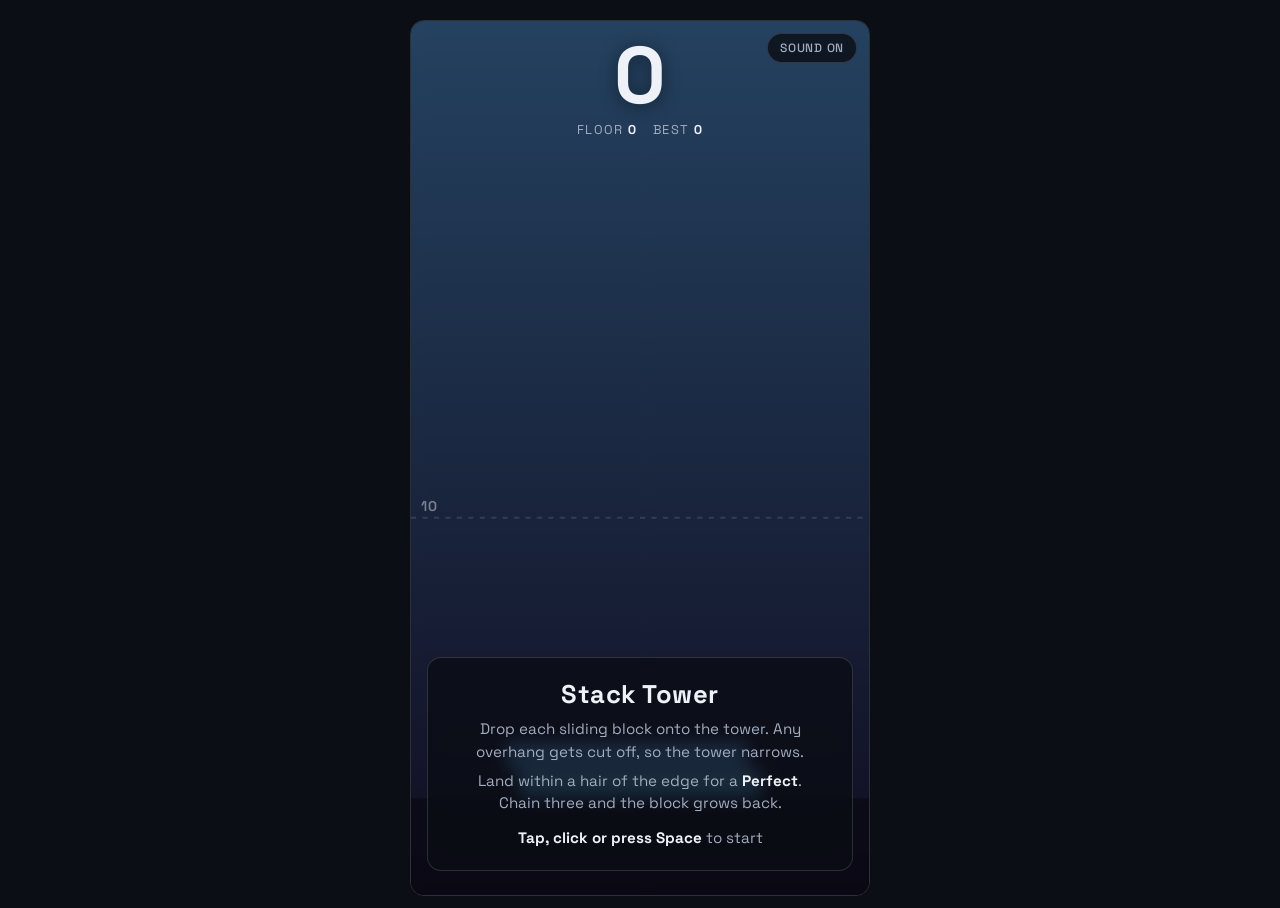
<file: public/games/stack-tower.html>
<!doctype html>
<html lang="en">
<head>
<meta charset="utf-8">
<meta name="viewport" content="width=device-width, initial-scale=1, viewport-fit=cover, user-scalable=no">
<title>Stack Tower</title>
<link rel="preconnect" href="https://fonts.googleapis.com">
<link rel="stylesheet" href="https://fonts.googleapis.com/css2?family=Space+Grotesk:wght@500;700&display=swap">
<style>
[hidden] { display: none !important; }
/* Layout: one portrait play field, centered, with score pinned top and panels over the field. Single dark look by design. */
:root {
  --bg: #0b0e15;
  --ink: #eef1f7;
  --muted: #a3acbf;
  --panel: rgba(10, 13, 20, 0.8);
  --line: rgba(255, 255, 255, 0.14);
  --gold: #ffd86b;
  --font: 'Space Grotesk', system-ui, -apple-system, 'Segoe UI', sans-serif;
  color-scheme: dark;
}
* { box-sizing: border-box; }
html, body { height: 100%; }
body {
  background: var(--bg);
  color: var(--ink);
  font-family: var(--font);
  padding-block: 12px;
  padding-left: max(16px, env(safe-area-inset-left, 0px));
  padding-right: max(16px, env(safe-area-inset-right, 0px));
  overflow: hidden;
  overscroll-behavior: none;
}
.stage {
  position: relative;
  height: 100%;
  max-width: 460px;
  margin: 0 auto;
  border: 1px solid var(--line);
  border-radius: 14px;
  overflow: hidden;
  cursor: pointer;
  touch-action: none;
  user-select: none;
  -webkit-user-select: none;
  -webkit-tap-highlight-color: transparent;
}
canvas { display: block; width: 100%; height: 100%; }
.hud {
  position: absolute;
  top: 0; left: 0; right: 0;
  padding: 14px 14px 0;
  text-align: center;
  pointer-events: none;
}
.score {
  font-size: clamp(3.5rem, 15vw, 5rem);
  font-weight: 700;
  line-height: 1;
  font-variant-numeric: tabular-nums;
  text-shadow: 0 2px 18px rgba(0, 0, 0, 0.45);
}
.score.pop { animation: pop 0.22s ease-out; }
@keyframes pop { 0% { transform: scale(1.18); } 100% { transform: scale(1); } }
.sub {
  margin-top: 6px;
  display: flex;
  justify-content: center;
  gap: 16px;
  font-size: 0.8rem;
  letter-spacing: 0.1em;
  text-transform: uppercase;
  color: var(--muted);
  font-variant-numeric: tabular-nums;
}
.sub b { color: var(--ink); font-weight: 700; }
.mute {
  position: absolute;
  top: 12px; right: 12px;
  background: var(--panel);
  color: var(--muted);
  border: 1px solid var(--line);
  border-radius: 999px;
  padding: 6px 12px;
  font: 500 0.75rem var(--font);
  letter-spacing: 0.06em;
  text-transform: uppercase;
  cursor: pointer;
}
.mute:focus-visible, .btn:focus-visible { outline: 2px solid var(--gold); outline-offset: 2px; }
.toast {
  position: absolute;
  left: 0; right: 0;
  top: 27%;
  text-align: center;
  font-weight: 700;
  font-size: 1.35rem;
  letter-spacing: 0.16em;
  color: var(--gold);
  text-shadow: 0 2px 14px rgba(0, 0, 0, 0.5);
  opacity: 0;
  pointer-events: none;
}
.toast small { display: block; margin-top: 4px; font-size: 0.8rem; letter-spacing: 0.12em; color: var(--ink); }
.toast.show { animation: toast 0.95s ease-out; }
@keyframes toast {
  0% { opacity: 0; transform: translateY(10px) scale(0.92); }
  15% { opacity: 1; transform: translateY(0) scale(1.05); }
  70% { opacity: 1; transform: translateY(0) scale(1); }
  100% { opacity: 0; transform: translateY(-14px) scale(1); }
}
.panel {
  position: absolute;
  left: 16px; right: 16px;
  background: var(--panel);
  -webkit-backdrop-filter: blur(8px);
  backdrop-filter: blur(8px);
  border: 1px solid var(--line);
  border-radius: 14px;
  padding: 20px;
  text-align: center;
}
.panel.ready { bottom: 24px; }
.panel.over { top: 50%; transform: translateY(-50%); }
.panel h1 { margin: 0 0 8px; font-size: 1.6rem; letter-spacing: 0.02em; }
.panel p { margin: 0; color: var(--muted); font-size: 0.95rem; line-height: 1.5; text-wrap: balance; }
.panel p + p { margin-top: 6px; }
.panel .kbd { color: var(--ink); font-weight: 700; }
.final { font-size: 4rem; font-weight: 700; line-height: 1; margin: 6px 0 2px; font-variant-numeric: tabular-nums; }
.badge {
  display: inline-block;
  margin-top: 4px;
  padding: 3px 10px;
  border-radius: 999px;
  background: var(--gold);
  color: #1b1500;
  font-size: 0.72rem;
  font-weight: 700;
  letter-spacing: 0.12em;
  text-transform: uppercase;
}
.stats {
  display: grid;
  grid-template-columns: repeat(3, minmax(0, 1fr));
  gap: 8px;
  margin: 16px 0;
  font-variant-numeric: tabular-nums;
}
.stats div { border: 1px solid var(--line); border-radius: 10px; padding: 8px 4px; }
.stats dt { font-size: 0.68rem; letter-spacing: 0.1em; text-transform: uppercase; color: var(--muted); }
.stats dd { margin: 2px 0 0; font-size: 1.3rem; font-weight: 700; }
.btn {
  background: var(--ink);
  color: var(--bg);
  border: 0;
  border-radius: 10px;
  padding: 12px 22px;
  font: 700 1rem var(--font);
  cursor: pointer;
}
@media (prefers-reduced-motion: reduce) {
  .score.pop { animation: none; }
  .toast.show { animation: fade 0.95s linear; }
  @keyframes fade { 0%, 80% { opacity: 1; } 100% { opacity: 0; } }
}
</style>
</head>
<body>


<div class="stage" id="stage">
  <canvas id="c" aria-label="Stack Tower game field"></canvas>
  <div class="hud">
    <div class="score" id="score" aria-live="off">0</div>
    <div class="sub"><span>Floor <b id="floor">0</b></span><span>Best <b id="best">0</b></span></div>
  </div>
  <button class="mute" id="mute" type="button" aria-pressed="false">Sound on</button>
  <div class="toast" id="toast" aria-live="polite"></div>

  <div class="panel ready" id="ready">
    <h1>Stack Tower</h1>
    <p>Drop each sliding block onto the tower. Any overhang gets cut off, so the tower narrows.</p>
    <p>Land within a hair of the edge for a <span class="kbd">Perfect</span>. Chain three and the block grows back.</p>
    <p style="margin-top:12px"><span class="kbd">Tap, click or press Space</span> to start</p>
  </div>

  <div class="panel over" id="over" hidden>
    <h1>Tower down</h1>
    <div class="final" id="finalScore">0</div>
    <span class="badge" id="newBest" hidden>New best</span>
    <dl class="stats">
      <div><dt>Best</dt><dd id="finalBest">0</dd></div>
      <div><dt>Floors</dt><dd id="finalFloors">0</dd></div>
      <div><dt>Perfects</dt><dd id="finalPerfects">0</dd></div>
    </dl>
    <button class="btn" id="again" type="button">Play again</button>
  </div>
</div>

<script>
(function () {
  'use strict';
  var stage = document.getElementById('stage');
  var cv = document.getElementById('c');
  var ctx = cv.getContext('2d');
  var elScore = document.getElementById('score');
  var elFloor = document.getElementById('floor');
  var elBest = document.getElementById('best');
  var elToast = document.getElementById('toast');
  var elReady = document.getElementById('ready');
  var elOver = document.getElementById('over');
  var elNewBest = document.getElementById('newBest');
  var btnMute = document.getElementById('mute');
  var btnAgain = document.getElementById('again');

  // World units: the field is 360 wide, blocks are 22 tall, y grows downward on screen.
  var VW = 360, BH = 22, BASE_W = 190, TOL = 4, RANGE = 150, GROUND = 76;
  var HUE0 = 205, HUE_STEP = 6;
  var cw = 0, ch = 0, dpr = 1, S = 1, VH = 640;

  var blocks, cur, falling, rings;
  var score, perfects, combo, state, camY, bgHue, overAt, isNew;
  var best = 0, muted = false, audio = null, last = 0;

  try { best = parseInt(localStorage.getItem('stacktower-best'), 10) || 0; } catch (e) {}

  function resize() {
    var r = stage.getBoundingClientRect();
    dpr = Math.min(window.devicePixelRatio || 1, 2);
    cw = Math.max(1, r.width);
    ch = Math.max(1, r.height);
    cv.width = Math.round(cw * dpr);
    cv.height = Math.round(ch * dpr);
    S = cw / VW;
    VH = ch / S;
  }

  function reset() {
    blocks = [{ x: 0, w: BASE_W }];
    falling = [];
    rings = [];
    score = 0; perfects = 0; combo = 0; isNew = false;
    camY = 0;
    bgHue = HUE0;
    state = 'ready';
    spawn();
    updateHud(false);
  }

  function spawn() {
    var prev = blocks[blocks.length - 1];
    var side = (blocks.length % 2) ? -1 : 1;
    cur = { x: side * RANGE, w: prev.w, dir: -side };
  }

  function speed() {
    if (state !== 'playing') return 110;
    return 115 + Math.min(blocks.length, 70) * 3;
  }

  function updateHud(pop) {
    elScore.textContent = score;
    elFloor.textContent = blocks.length - 1;
    elBest.textContent = best;
    if (pop) {
      elScore.classList.remove('pop');
      void elScore.offsetWidth;
      elScore.classList.add('pop');
    }
  }

  function showToast(main, sub) {
    elToast.innerHTML = '';
    elToast.appendChild(document.createTextNode(main));
    if (sub) {
      var s = document.createElement('small');
      s.textContent = sub;
      elToast.appendChild(s);
    }
    elToast.classList.remove('show');
    void elToast.offsetWidth;
    elToast.classList.add('show');
  }

  /* ---------- sound ---------- */
  function ensureAudio() {
    if (audio) { if (audio.state === 'suspended') { try { audio.resume(); } catch (e) {} } return; }
    try { audio = new (window.AudioContext || window.webkitAudioContext)(); } catch (e) { audio = null; }
  }
  function tone(freq, dur, type, vol) {
    if (muted || !audio) return;
    try {
      var o = audio.createOscillator();
      var g = audio.createGain();
      var t = audio.currentTime;
      o.type = type || 'sine';
      o.frequency.value = freq;
      g.gain.setValueAtTime(vol || 0.1, t);
      g.gain.exponentialRampToValueAtTime(0.0001, t + dur);
      o.connect(g);
      g.connect(audio.destination);
      o.start(t);
      o.stop(t + dur);
    } catch (e) {}
  }
  var SCALE = [0, 2, 4, 7, 9, 12, 14, 16];

  /* ---------- game flow ---------- */
  function place() {
    var prev = blocks[blocks.length - 1];
    var delta = cur.x - prev.x;
    var overlap = cur.w - Math.abs(delta);
    var lvl = blocks.length;
    if (overlap <= 0) { endGame(); return; }

    var nb;
    if (Math.abs(delta) <= TOL) {
      combo++; perfects++;
      nb = { x: prev.x, w: cur.w };
      if (combo >= 3 && nb.w < BASE_W) nb.w = Math.min(BASE_W, nb.w + 5);
      var pts = 1 + Math.min(combo, 5);
      score += pts;
      rings.push({ level: lvl, x: nb.x, w: nb.w, age: 0 });
      showToast('PERFECT', (combo > 1 ? 'x' + combo + '  ' : '') + '+' + pts);
      tone(523.25 * Math.pow(2, SCALE[Math.min(combo - 1, SCALE.length - 1)] / 12), 0.35, 'triangle', 0.16);
    } else {
      combo = 0;
      var cl = cur.x - cur.w / 2, cr = cur.x + cur.w / 2;
      var l = Math.max(cl, prev.x - prev.w / 2);
      var r = Math.min(cr, prev.x + prev.w / 2);
      nb = { x: (l + r) / 2, w: r - l };
      if (delta > 0) falling.push({ x: (r + cr) / 2, w: cr - r, level: lvl, y: 0, vy: 0, rot: 0, spin: 1.2 });
      else falling.push({ x: (cl + l) / 2, w: l - cl, level: lvl, y: 0, vy: 0, rot: 0, spin: -1.2 });
      score += 1;
      tone(240, 0.09, 'square', 0.05);
    }
    blocks.push(nb);
    spawn();
    updateHud(true);
  }

  function endGame() {
    state = 'over';
    overAt = performance.now();
    falling.push({ x: cur.x, w: cur.w, level: blocks.length, y: 0, vy: 0, rot: 0, spin: cur.dir * 1.5 });
    combo = 0;
    if (score > best) {
      best = score; isNew = true;
      try { localStorage.setItem('stacktower-best', String(best)); } catch (e) {}
    }
    tone(130, 0.5, 'sawtooth', 0.08);
    updateHud(false);
    setTimeout(function () {
      if (state !== 'over') return;
      document.getElementById('finalScore').textContent = score;
      document.getElementById('finalBest').textContent = best;
      document.getElementById('finalFloors').textContent = blocks.length - 1;
      document.getElementById('finalPerfects').textContent = perfects;
      elNewBest.hidden = !isNew;
      elOver.hidden = false;
    }, 550);
  }

  function restart() {
    reset();
    elReady.hidden = true;
    elOver.hidden = true;
    state = 'playing';
  }

  function action() {
    ensureAudio();
    if (state === 'ready') {
      elReady.hidden = true;
      state = 'playing';
      spawn();
    } else if (state === 'playing') {
      place();
    } else if (state === 'over') {
      if (performance.now() - overAt > 450) restart();
    }
  }

  /* ---------- update + draw ---------- */
  function levelY(i) { return VH - GROUND - (i + 1) * BH + camY; }

  function update(dt) {
    if (state === 'ready' || state === 'playing') {
      cur.x += cur.dir * speed() * dt;
      if (cur.x > RANGE) { cur.x = RANGE; cur.dir = -1; }
      else if (cur.x < -RANGE) { cur.x = -RANGE; cur.dir = 1; }
    }
    var target = Math.max(0, blocks.length * BH + GROUND - VH * 0.45);
    camY += (target - camY) * Math.min(1, dt * 5);
    var hueTarget = HUE0 + blocks.length * HUE_STEP;
    bgHue += (hueTarget - bgHue) * Math.min(1, dt * 2);

    for (var i = falling.length - 1; i >= 0; i--) {
      var f = falling[i];
      f.vy += 900 * dt;
      f.y += f.vy * dt;
      f.rot += f.spin * dt;
      if (f.y > VH + 300) falling.splice(i, 1);
    }
    for (var j = rings.length - 1; j >= 0; j--) {
      rings[j].age += dt;
      if (rings[j].age > 0.6) rings.splice(j, 1);
    }
  }

  function drawBlock(x, w, y, level) {
    var hue = HUE0 + level * HUE_STEP;
    ctx.fillStyle = 'hsl(' + hue + ',64%,58%)';
    ctx.fillRect(x - w / 2, y, w, BH);
    ctx.fillStyle = 'rgba(255,255,255,0.22)';
    ctx.fillRect(x - w / 2, y, w, 3);
    ctx.fillStyle = 'rgba(0,0,0,0.22)';
    ctx.fillRect(x - w / 2, y + BH - 3, w, 3);
  }

  function draw() {
    ctx.setTransform(dpr, 0, 0, dpr, 0, 0);
    var h = ((bgHue % 360) + 360) % 360;
    var g = ctx.createLinearGradient(0, 0, 0, ch);
    g.addColorStop(0, 'hsl(' + h + ',45%,26%)');
    g.addColorStop(1, 'hsl(' + (h + 40) + ',42%,9%)');
    ctx.fillStyle = g;
    ctx.fillRect(0, 0, cw, ch);

    ctx.setTransform(dpr * S, 0, 0, dpr * S, dpr * cw / 2, 0);

    // floor markers every 10 floors
    ctx.font = '600 11px "Space Grotesk", system-ui, sans-serif';
    ctx.textBaseline = 'bottom';
    for (var k = 10; k <= blocks.length + 14; k += 10) {
      var my = levelY(k - 1);
      if (my < -20 || my > VH + 20) continue;
      ctx.strokeStyle = 'rgba(255,255,255,0.18)';
      ctx.lineWidth = 1;
      ctx.setLineDash([4, 5]);
      ctx.beginPath();
      ctx.moveTo(-VW / 2, my);
      ctx.lineTo(VW / 2, my);
      ctx.stroke();
      ctx.setLineDash([]);
      ctx.fillStyle = 'rgba(255,255,255,0.45)';
      ctx.fillText(String(k), -VW / 2 + 8, my - 3);
    }

    // ground
    var gy = VH - GROUND + camY;
    if (gy < VH + 40) {
      ctx.fillStyle = 'rgba(0,0,0,0.38)';
      ctx.fillRect(-400, gy, 800, VH - gy + 600);
    }

    // stacked blocks
    for (var i = 0; i < blocks.length; i++) {
      var by = levelY(i);
      if (by > VH + BH || by < -BH) continue;
      drawBlock(blocks[i].x, blocks[i].w, by, i);
    }

    // current block
    if (state !== 'over') drawBlock(cur.x, cur.w, levelY(blocks.length), blocks.length);

    // perfect flashes and rings
    for (var r = 0; r < rings.length; r++) {
      var ring = rings[r];
      var p = ring.age / 0.6;
      var ry = levelY(ring.level);
      if (p < 0.5) {
        ctx.fillStyle = 'rgba(255,255,255,' + (0.55 * (1 - p * 2)) + ')';
        ctx.fillRect(ring.x - ring.w / 2, ry, ring.w, BH);
      }
      var e = p * 16;
      ctx.strokeStyle = 'rgba(255,236,160,' + (0.9 * (1 - p)) + ')';
      ctx.lineWidth = 2;
      ctx.strokeRect(ring.x - ring.w / 2 - e, ry - e, ring.w + e * 2, BH + e * 2);
    }

    // falling slices
    for (var f = 0; f < falling.length; f++) {
      var s = falling[f];
      ctx.save();
      ctx.translate(s.x, levelY(s.level) + BH / 2 + s.y);
      ctx.rotate(s.rot);
      drawBlock(0, s.w, -BH / 2, s.level);
      ctx.restore();
    }
  }

  function frame(ts) {
    var dt = Math.min(0.05, (ts - last) / 1000 || 0);
    last = ts;
    update(dt);
    draw();
    requestAnimationFrame(frame);
  }

  /* ---------- input ---------- */
  stage.addEventListener('pointerdown', function (e) {
    if (e.target.closest && e.target.closest('button')) return;
    e.preventDefault();
    action();
  });
  document.addEventListener('keydown', function (e) {
    if (e.target && e.target.tagName === 'BUTTON') return;
    if (e.code === 'Space' || e.code === 'Enter') {
      e.preventDefault();
      if (!e.repeat) action();
    }
  });
  btnAgain.addEventListener('click', function () {
    ensureAudio();
    if (state === 'over') restart();
  });
  btnMute.addEventListener('click', function () {
    muted = !muted;
    btnMute.textContent = muted ? 'Sound off' : 'Sound on';
    btnMute.setAttribute('aria-pressed', muted ? 'true' : 'false');
    if (!muted) ensureAudio();
    btnMute.blur();
  });

  window.addEventListener('resize', resize);
  if (window.ResizeObserver) new ResizeObserver(resize).observe(stage);
  resize();
  reset();
  requestAnimationFrame(frame);
})();
</script>

</body>
</html>
</file>
